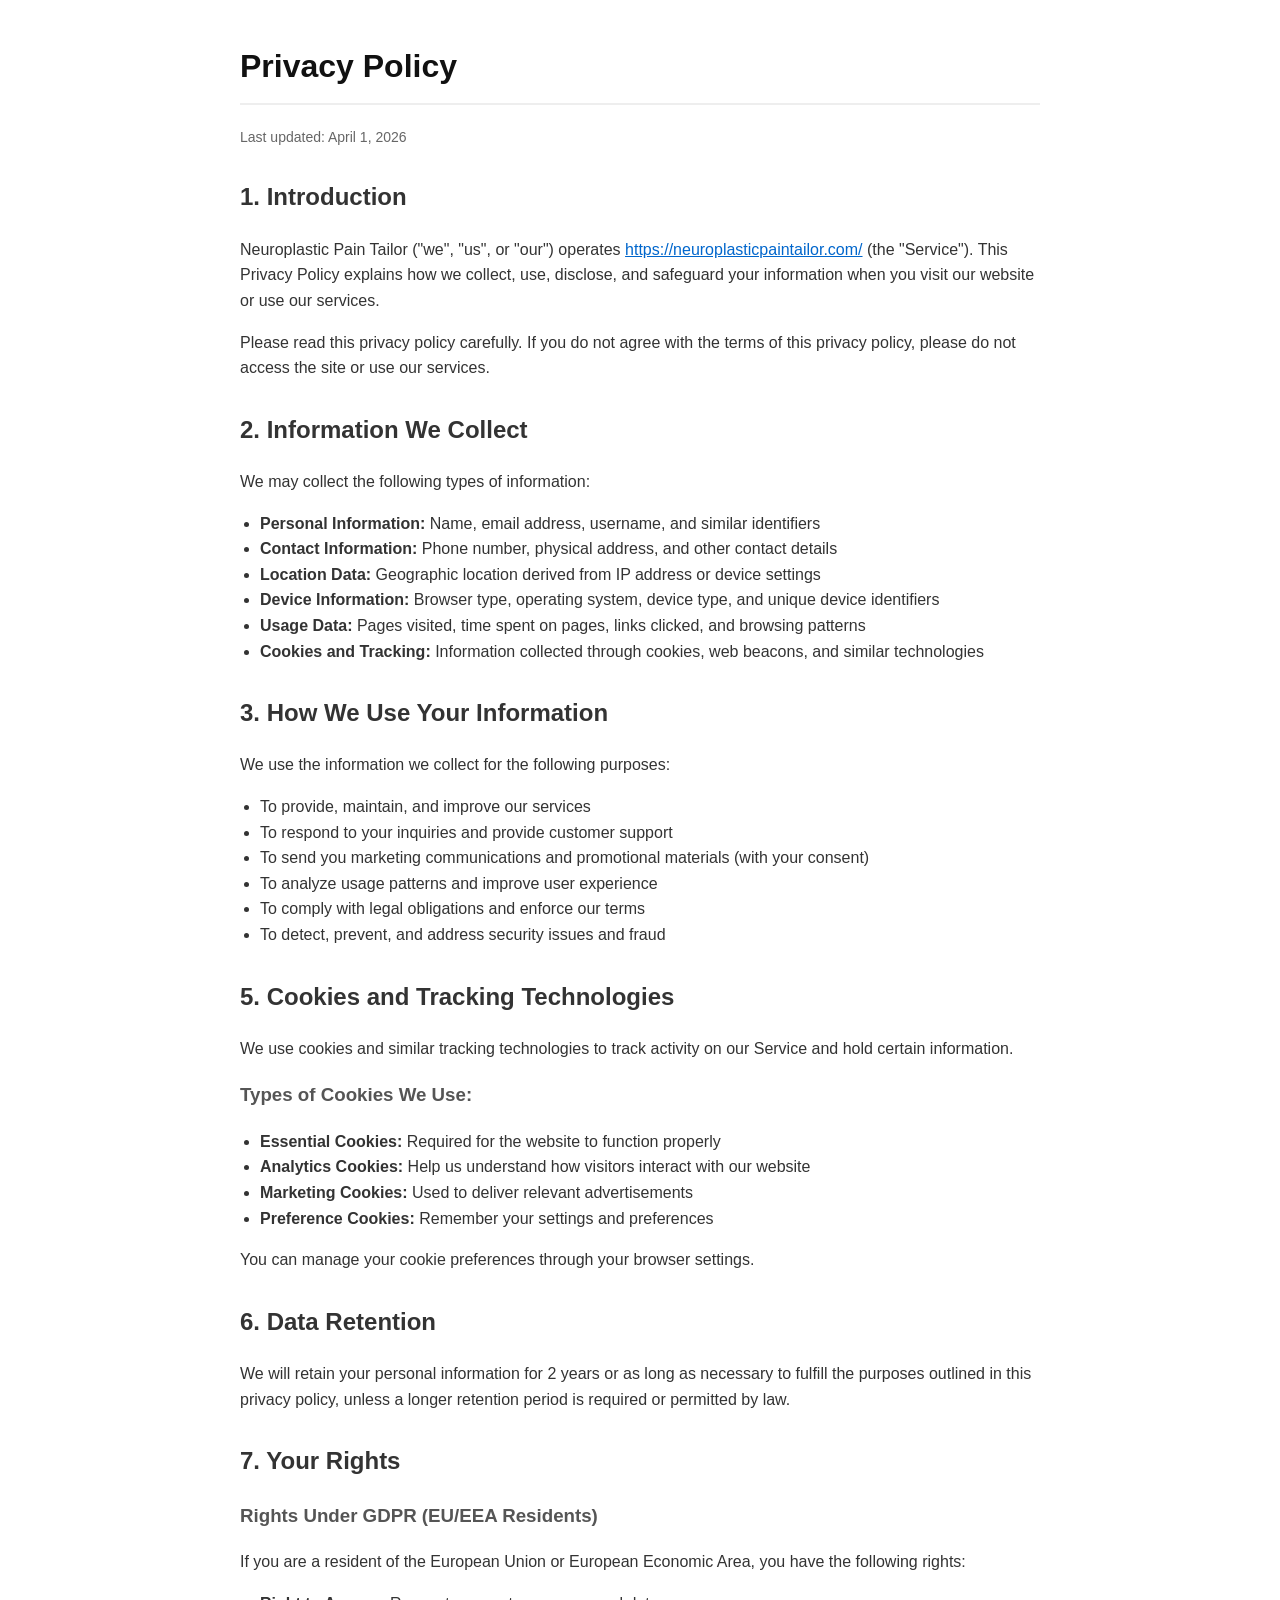
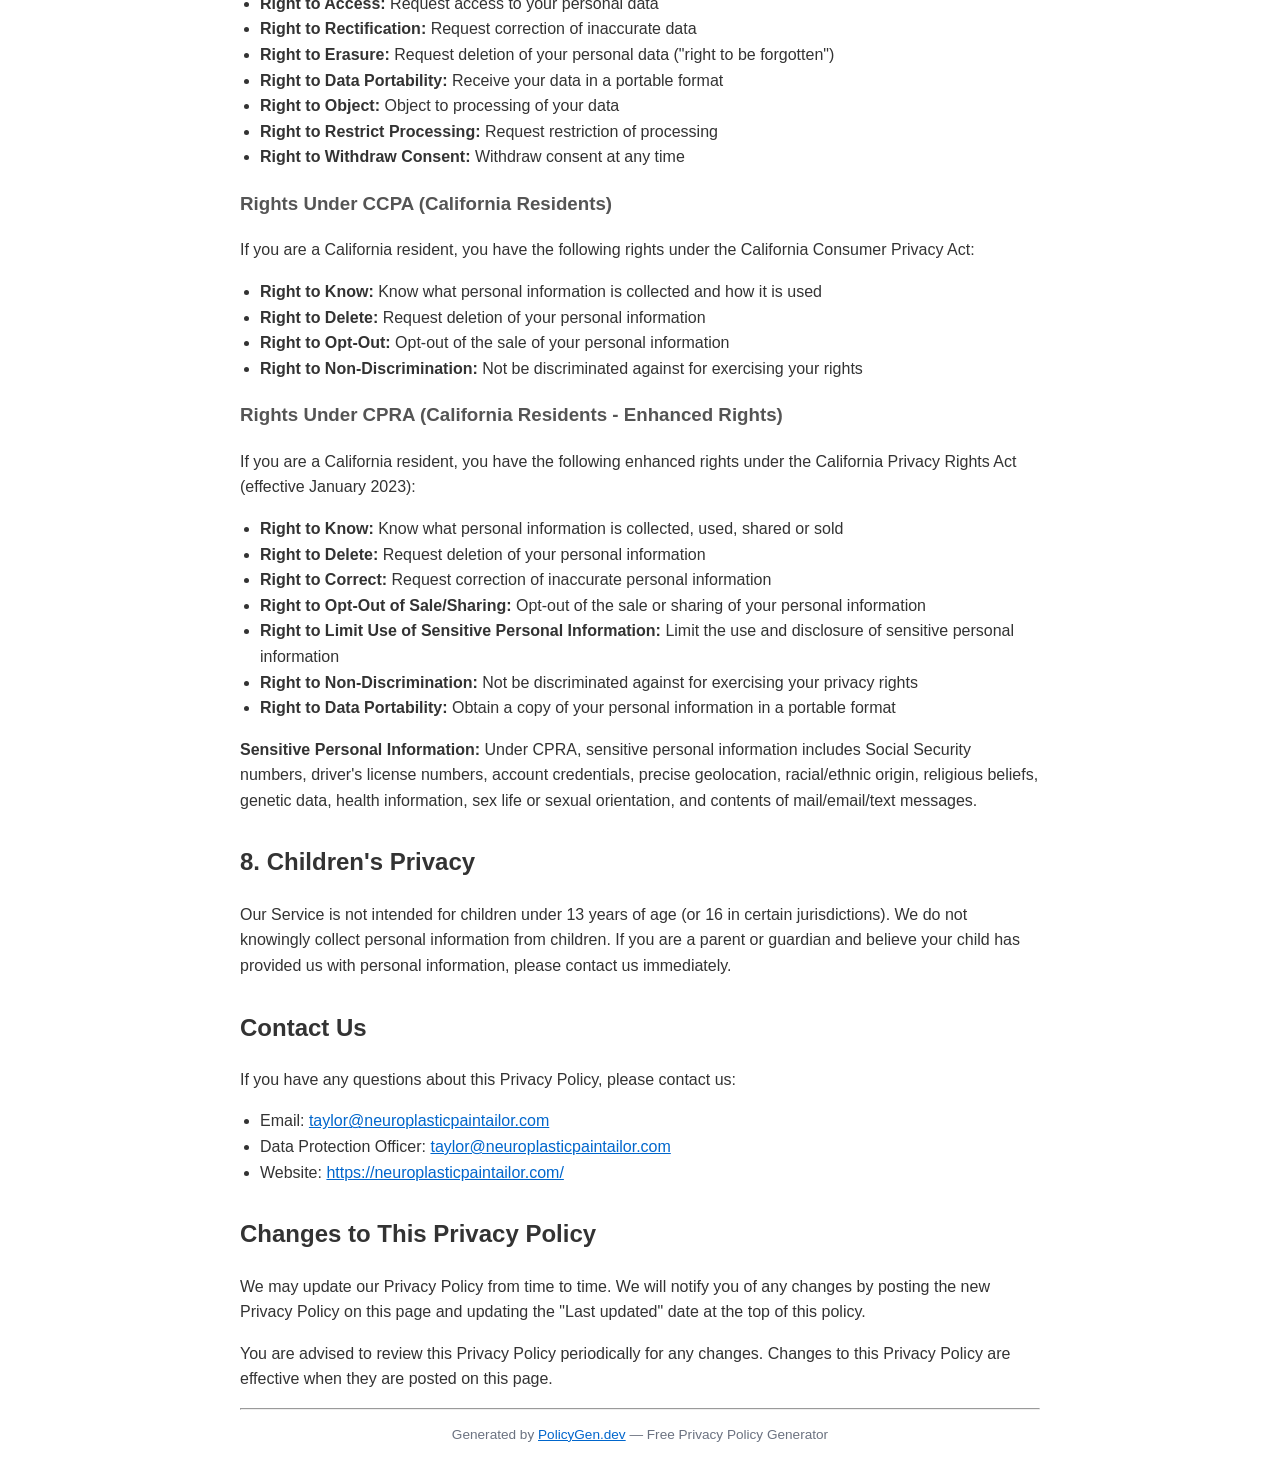
<file: privacy-policy.html>
<!DOCTYPE html>
<html lang="en">
<head>
  <meta charset="UTF-8">
  <meta name="viewport" content="width=device-width, initial-scale=1.0">
  <title>Privacy Policy - Neuroplastic Pain Tailor</title>
  <style>
    body { font-family: -apple-system, BlinkMacSystemFont, 'Segoe UI', Roboto, sans-serif; line-height: 1.6; max-width: 800px; margin: 0 auto; padding: 20px; color: #333; }
    h1 { color: #111; border-bottom: 2px solid #eee; padding-bottom: 10px; }
    h2 { color: #333; margin-top: 30px; }
    h3 { color: #555; }
    ul { padding-left: 20px; }
    a { color: #0066cc; }
    .last-updated { color: #666; font-size: 14px; }
  </style>
</head>
<body>

    <h1>Privacy Policy</h1>
    <p class="last-updated">Last updated: April 1, 2026</p>
  

    <h2>1. Introduction</h2>
    <p>
      Neuroplastic Pain Tailor ("we", "us", or "our") operates <a href="https://neuroplasticpaintailor.com/" target="_blank" rel="noopener noreferrer">https:&#x2F;&#x2F;neuroplasticpaintailor.com&#x2F;</a> (the "Service").
      This Privacy Policy explains how we collect, use, disclose, and safeguard your information when you
      visit our website or use our services.
    </p>
    <p>
      Please read this privacy policy carefully. If you do not agree with the terms of this privacy policy,
      please do not access the site or use our services.
    </p>
  

    <h2>2. Information We Collect</h2>
    <p>We may collect the following types of information:</p>
    <ul>
      <li><strong>Personal Information:</strong> Name, email address, username, and similar identifiers</li>
<li><strong>Contact Information:</strong> Phone number, physical address, and other contact details</li>
<li><strong>Location Data:</strong> Geographic location derived from IP address or device settings</li>
<li><strong>Device Information:</strong> Browser type, operating system, device type, and unique device identifiers</li>
<li><strong>Usage Data:</strong> Pages visited, time spent on pages, links clicked, and browsing patterns</li>
<li><strong>Cookies and Tracking:</strong> Information collected through cookies, web beacons, and similar technologies</li>
    </ul>
  

    <h2>3. How We Use Your Information</h2>
    <p>We use the information we collect for the following purposes:</p>
    <ul>
      <li>To provide, maintain, and improve our services</li>
<li>To respond to your inquiries and provide customer support</li>
<li>To send you marketing communications and promotional materials (with your consent)</li>
<li>To analyze usage patterns and improve user experience</li>
<li>To comply with legal obligations and enforce our terms</li>
<li>To detect, prevent, and address security issues and fraud</li>
    </ul>
  

      <h2>5. Cookies and Tracking Technologies</h2>
      <p>We use cookies and similar tracking technologies to track activity on our Service and hold certain information.</p>
      <h3>Types of Cookies We Use:</h3>
      <ul>
        <li><strong>Essential Cookies:</strong> Required for the website to function properly</li>
        <li><strong>Analytics Cookies:</strong> Help us understand how visitors interact with our website</li>
        <li><strong>Marketing Cookies:</strong> Used to deliver relevant advertisements</li>
        <li><strong>Preference Cookies:</strong> Remember your settings and preferences</li>
      </ul>
      <p>You can manage your cookie preferences through your browser settings.</p>
    

    <h2>6. Data Retention</h2>
    <p>
      We will retain your personal information for 2 years or as long as necessary to fulfill
      the purposes outlined in this privacy policy, unless a longer retention period is required or permitted by law.
    </p>
  
<h2>7. Your Rights</h2>
      <h3>Rights Under GDPR (EU/EEA Residents)</h3>
      <p>If you are a resident of the European Union or European Economic Area, you have the following rights:</p>
      <ul>
        <li><strong>Right to Access:</strong> Request access to your personal data</li>
        <li><strong>Right to Rectification:</strong> Request correction of inaccurate data</li>
        <li><strong>Right to Erasure:</strong> Request deletion of your personal data ("right to be forgotten")</li>
        <li><strong>Right to Data Portability:</strong> Receive your data in a portable format</li>
        <li><strong>Right to Object:</strong> Object to processing of your data</li>
        <li><strong>Right to Restrict Processing:</strong> Request restriction of processing</li>
        <li><strong>Right to Withdraw Consent:</strong> Withdraw consent at any time</li>
      </ul>
    
      <h3>Rights Under CCPA (California Residents)</h3>
      <p>If you are a California resident, you have the following rights under the California Consumer Privacy Act:</p>
      <ul>
        <li><strong>Right to Know:</strong> Know what personal information is collected and how it is used</li>
        <li><strong>Right to Delete:</strong> Request deletion of your personal information</li>
        <li><strong>Right to Opt-Out:</strong> Opt-out of the sale of your personal information</li>
        <li><strong>Right to Non-Discrimination:</strong> Not be discriminated against for exercising your rights</li>
      </ul>
    
      <h3>Rights Under CPRA (California Residents - Enhanced Rights)</h3>
      <p>If you are a California resident, you have the following enhanced rights under the California Privacy Rights Act (effective January 2023):</p>
      <ul>
        <li><strong>Right to Know:</strong> Know what personal information is collected, used, shared or sold</li>
        <li><strong>Right to Delete:</strong> Request deletion of your personal information</li>
        <li><strong>Right to Correct:</strong> Request correction of inaccurate personal information</li>
        <li><strong>Right to Opt-Out of Sale/Sharing:</strong> Opt-out of the sale or sharing of your personal information</li>
        <li><strong>Right to Limit Use of Sensitive Personal Information:</strong> Limit the use and disclosure of sensitive personal information</li>
        <li><strong>Right to Non-Discrimination:</strong> Not be discriminated against for exercising your privacy rights</li>
        <li><strong>Right to Data Portability:</strong> Obtain a copy of your personal information in a portable format</li>
      </ul>
      <p>
        <strong>Sensitive Personal Information:</strong> Under CPRA, sensitive personal information includes Social Security numbers,
        driver's license numbers, account credentials, precise geolocation, racial/ethnic origin, religious beliefs, genetic data,
        health information, sex life or sexual orientation, and contents of mail/email/text messages.
      </p>
    

      <h2>8. Children's Privacy</h2>
      <p>
        Our Service is not intended for children under 13 years of age (or 16 in certain jurisdictions).
        We do not knowingly collect personal information from children. If you are a parent or guardian
        and believe your child has provided us with personal information, please contact us immediately.
      </p>
    

    <h2>Contact Us</h2>
    <p>If you have any questions about this Privacy Policy, please contact us:</p>
    <ul>
      <li>Email: <a href="mailto:taylor@neuroplasticpaintailor.com">taylor@neuroplasticpaintailor.com</a></li>
      <li>Data Protection Officer: <a href="mailto:taylor@neuroplasticpaintailor.com">taylor@neuroplasticpaintailor.com</a></li>
      <li>Website: <a href="https://neuroplasticpaintailor.com/" target="_blank" rel="noopener noreferrer">https:&#x2F;&#x2F;neuroplasticpaintailor.com&#x2F;</a></li>
    </ul>
  

    <h2>Changes to This Privacy Policy</h2>
    <p>
      We may update our Privacy Policy from time to time. We will notify you of any changes by posting
      the new Privacy Policy on this page and updating the "Last updated" date at the top of this policy.
    </p>
    <p>
      You are advised to review this Privacy Policy periodically for any changes. Changes to this
      Privacy Policy are effective when they are posted on this page.
    </p>
  

    <hr>
    <p style="font-size: 0.85em; color: #6b7280; text-align: center;">
      Generated by <a href="https://policygen.dev" target="_blank" rel="noopener noreferrer">PolicyGen.dev</a> — Free Privacy Policy Generator
    </p>
  
</body>
</html>
</file>
